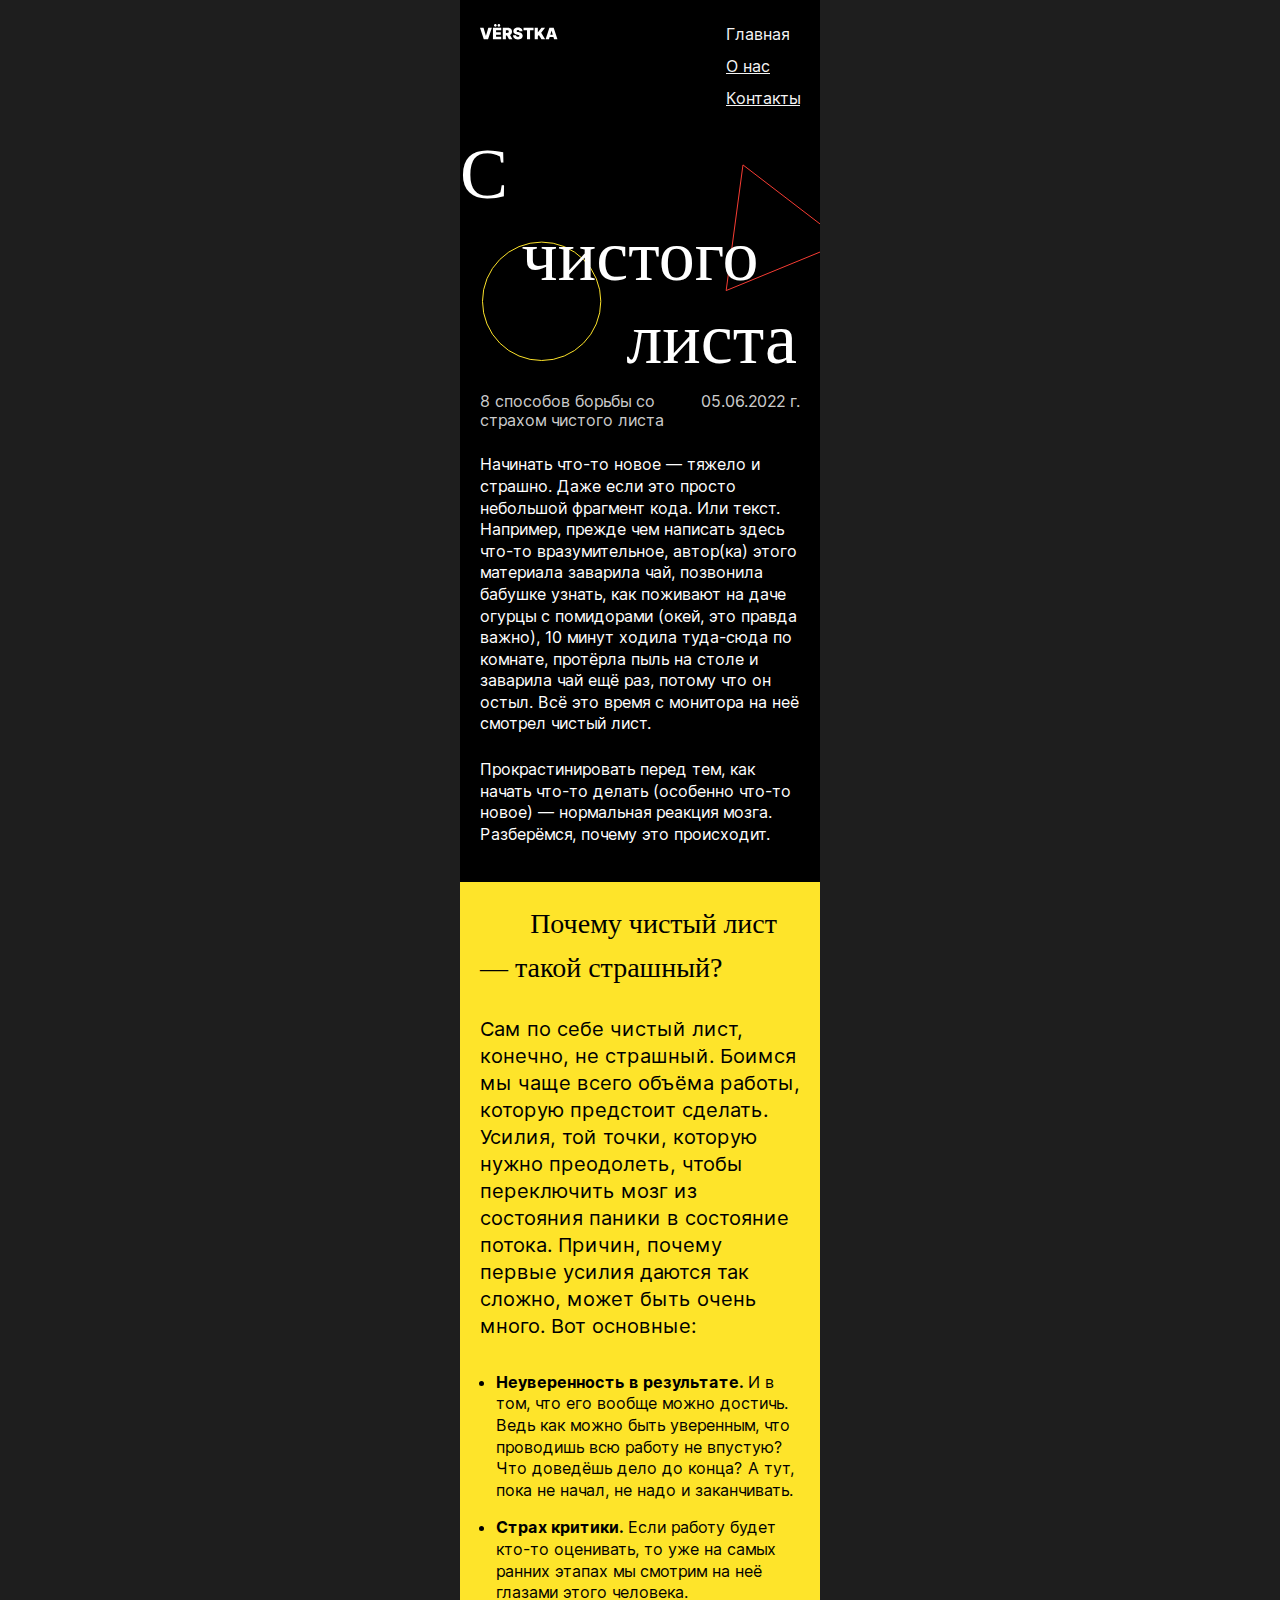
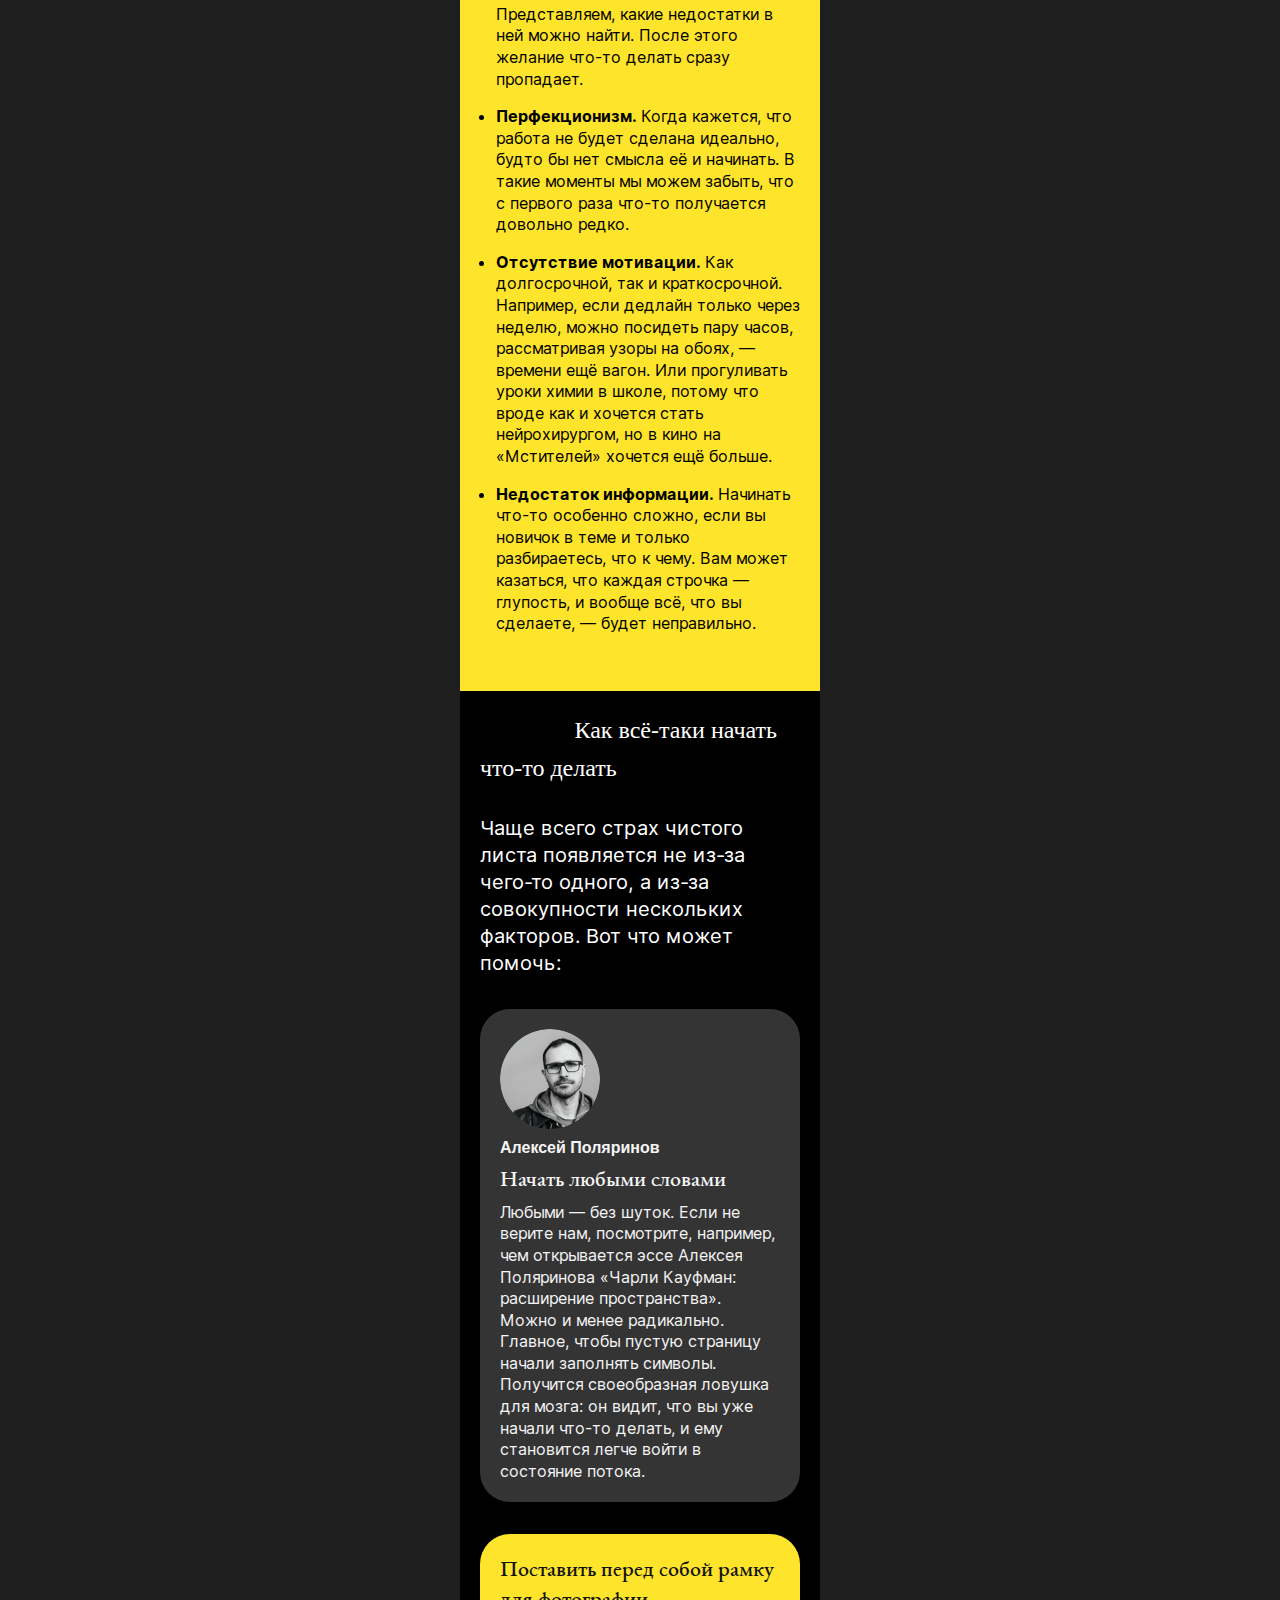
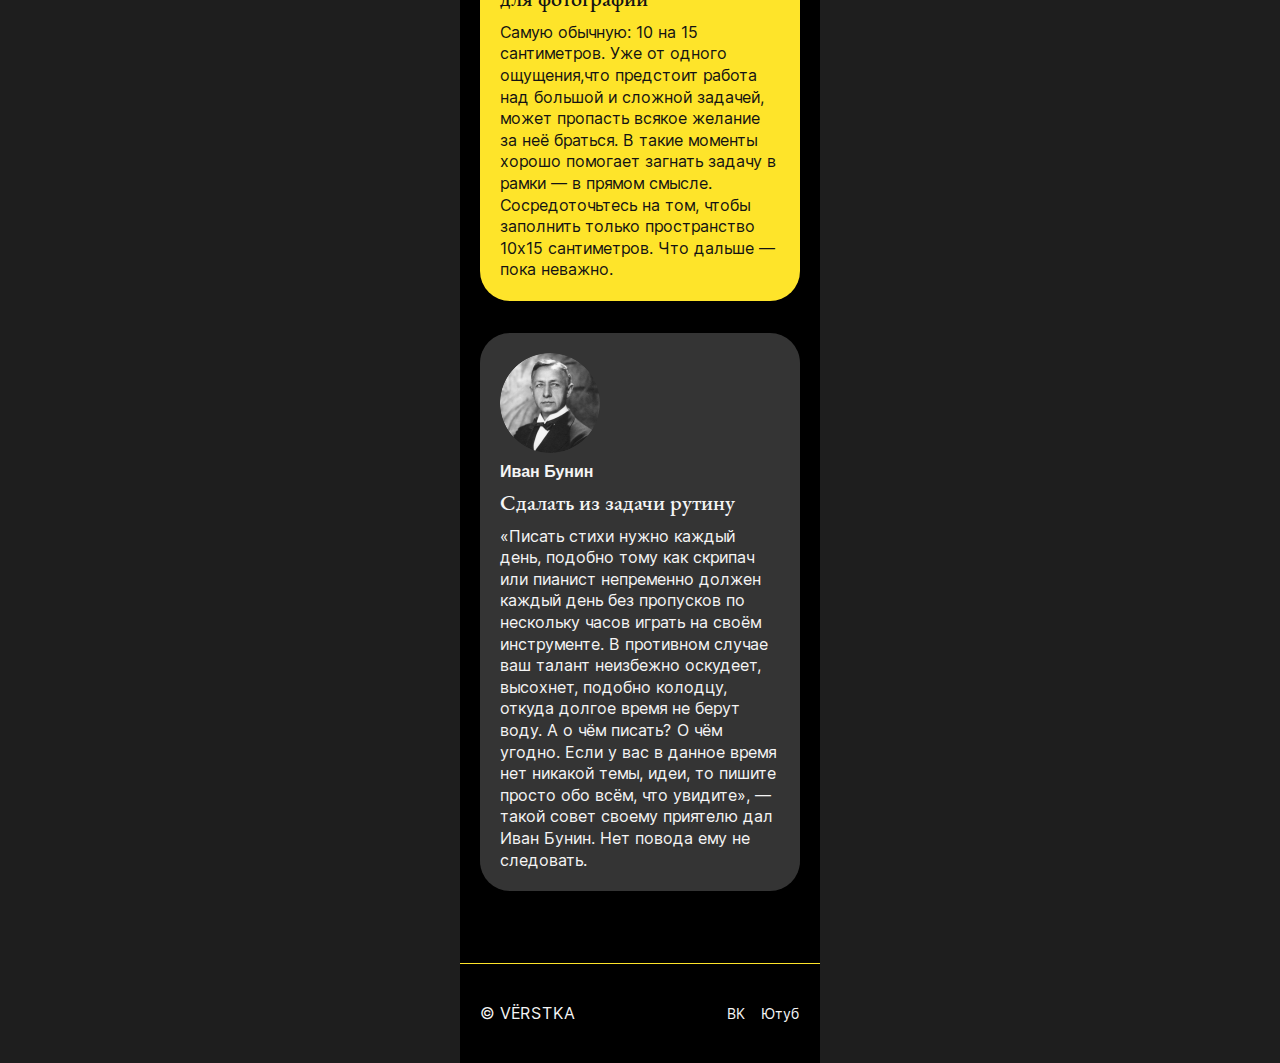
<file: index.html>
<!DOCTYPE html>
<html lang="ru">
  
  <head>
    <meta charset="UTF-8" />
    <meta name="viewport" content="width=device-width, initial-scale=1.0" />
    <title>С чистого листа</title>
    <link href="./styles/style.css" rel="stylesheet" />
    <link href="./fonts/fonts.css" rel="stylesheet" />
  </head>
  
<body>
  <header class="header content-section content-section_theme_dark">
    <a class="header__logo" href="#">
      <img class="header__logo-image" alt="Лого" src="./images/logo.svg" />
    </a>
    <nav class="header__menu">
      <ul class="header__menu-list">
        <li class="header__menu-item header__menu-item-active">
          <a class="header__menu-link">Главная</a>
        </li>
        <li class="header__menu-item">
          <a class="header__menu-link" href="#">О нас</a>
        </li>
        <li class="header__menu-item">
          <a class="header__menu-link" href="#">Контакты</a>
        </li>
      </ul>
    </nav>
  </header>
  
  <main class="content">
    <section class="cover content-section content-section_theme_dark">
      <h1 class="cover-title">
        <span class="accent-span">С</span>
        <span class="accent-span text-center">чистого</span>
        <span class="accent-span text-right">листа</span>
      </h1>
    </section>
    <section class="intro content-section content-section_theme_dark">
      <div class="intro__heading">
        <h2 class="intro__title">
          8 способов борьбы со страхом чистого листа
        </h2>
        <time class="intro__date" datetime="2022-06-05">05.06.2022 г.</time>
      </div>
      <div class="intro__main-text">
        <p>
          Начинать что-то новое — тяжело и страшно. Даже если это просто
          небольшой фрагмент кода. Или текст. Например, прежде чем написать
          здесь что-то вразумительное, автор(ка) этого материала заварила чай,
          позвонила бабушке узнать, как поживают на даче огурцы с помидорами
          (окей, это правда важно), 10 минут ходила туда-сюда по комнате,
          протёрла пыль на столе и заварила чай ещё раз, потому что он остыл.
          Всё это время с монитора на неё смотрел чистый лист.
        </p>
        <p>
          Прокрастинировать перед тем, как начать что-то делать (особенно
          что-то новое) — нормальная реакция мозга. Разберёмся, почему это
          происходит.
        </p>
      </div>
    </section>
    <section class="reasons content-section content-section_theme_bright">
      <h2 class="content-section__subtitle">
        <span class="accent-span text-right">Почему чистый лист</span>
        <span class="accent-span">— такой cтрашный?</span>
      </h2>
      <p class="content-section__introduction">
        Сам по себе чистый лист, конечно, не страшный. Боимся мы чаще всего
        объёма работы, которую предстоит сделать. Усилия, той точки, которую
        нужно преодолеть, чтобы переключить мозг из состояния паники в
        состояние потока. Причин, почему первые усилия даются так сложно,
        может быть очень много. Вот основные:
      </p>
      <ul class="content-section__list">
        <li class="content-section__list-item">
          <span class="content-section__list-accent">Неуверенность в результате.</span>
          И в том, что его вообще можно достичь. Ведь как можно быть
          уверенным, что проводишь всю работу не впустую? Что доведёшь дело до
          конца? А тут, пока не начал, не надо и заканчивать.
        </li>
        <li class="content-section__list-item">
          <span class="content-section__list-accent">Страх критики.</span>
          Если работу будет кто-то оценивать, то уже на самых ранних этапах мы
          смотрим на неё глазами этого человека. Представляем, какие
          недостатки в ней можно найти. После этого желание что-то делать
          сразу пропадает.
        </li>
        <li class="content-section__list-item">
          <span class="content-section__list-accent">Перфекционизм.</span>
          Когда кажется, что работа не будет сделана идеально, будто бы нет
          смысла её и начинать. В такие моменты мы можем забыть, что с первого
          раза что-то получается довольно редко.
        </li>
        <li class="content-section__list-item">
          <span class="content-section__list-accent">Отсутствие мотивации.</span>
          Как долгосрочной, так и краткосрочной. Например, если дедлайн только
          через неделю, можно посидеть пару часов, рассматривая узоры на
          обоях, — времени ещё вагон. Или прогуливать уроки химии в школе,
          потому что вроде как и хочется стать нейрохирургом, но в кино на
          «Мстителей» хочется ещё больше.
        </li>
        <li class="content-section__list-item">
          <span class="content-section__list-accent">Недостаток информации.</span>
          Начинать что-то особенно сложно, если вы новичок в теме и только
          разбираетесь, что к чему. Вам может казаться, что каждая строчка —
          глупость, и вообще всё, что вы сделаете, — будет неправильно.
        </li>
      </ul>
    </section>
    <section class="reasons content-section content-section_theme_dark">
      <h2 class="content-section__subtitle_dark">
        <span class="accent-span text-right">Как всё-таки начать</span>
        <span class="accent-span">что-то делать</span>
      </h2>
      <p class="content-section__introduction">
        Чаще всего страх чистого листа появляется не из-за чего-то одного, а
        из-за совокупности нескольких факторов. Вот что может помочь:
      </p>
      <ul class="cards-list">
        <li class="cards-list-item">
          <article class="card card_theme_dark">
            <div class="card__author">
              <img
                class="card__author-foto"
                src="./images/polyarinov.png"
                width="100"
                height="100"
                alt="Фотография Алексея Поляринова"
              />
              <p class="card__author-name">Алексей Поляринов</p>
            </div>
            <div class="card__content">
              <h3 class="card__title">Начать любыми словами</h3>
              <p class="card__text">
                Любыми — без шуток. Если не
                верите нам, посмотрите, например,
                чем открывается эссе
                Алексея Поляринова «Чарли
                Кауфман: расширение
                пространства». Можно и менее
                радикально. Главное, чтобы
                пустую страницу начали
                заполнять символы. Получится
                своеобразная ловушка для мозга:
                он видит, что вы уже начали что-то
                делать, и ему становится легче
                войти в состояние потока.
              </p>
            </div>
          </article>
        </li>
        <li class="cards-list-item">
          <article class="card card_theme_bright card_text-only">
            <div class="card__content">
              <h3 class="card__title">
                Поставить перед собой рамку для фотографии
              </h3>
              <p class="card__text">
                Самую обычную: 10 на 15
                сантиметров. Уже от одного
                ощущения,что предстоит работа
                над большой и сложной задачей,
                может пропасть всякое желание
                за неё браться. В такие моменты
                хорошо помогает загнать задачу в
                рамки — в прямом смысле.
                Сосредоточьтесь на том, чтобы
                заполнить только пространство
                10х15 сантиметров. Что дальше —
                пока неважно.
              </p>
            </div>
          </article>
        </li>
        <li class="cards-list-item">
          <article class="card card_theme_dark">
            <div class="card__author">
              <img
                class="card__author-foto"
                src="./images/bunin.png"
                width="100"
                height="100"
                alt="Фотография Ивана Бунина"
              />
              <p class="card__author-name">Иван Бунин</p>
            </div>
            <div class="card__content">
              <h3 class="card__title">Сдалать из задачи рутину</h3>
              <p class="card__text">
                <q
                  >Писать стихи нужно каждый день, подобно тому как скрипач
                  или пианист непременно должен каждый день без пропусков по
                  нескольку часов играть на своём инструменте. В противном
                  случае ваш талант неизбежно оскудеет, высохнет, подобно
                  колодцу, откуда долгое время не берут воду. А о чём писать?
                  О чём угодно. Если у вас в данное время нет никакой темы,
                  идеи, то пишите просто обо всём, что увидите</q
                >, — такой совет своему приятелю дал Иван Бунин. Нет повода
                ему не следовать.
              </p>
            </div>
          </article>
        </li>
      </ul>
    </section>
  </main>
  
  <footer class="content-section content-section_theme_dark footer">
    <p class="footer__copy">© VЁRSTKA</p>
    <nav>
      <ul class="footer__links">
        <li>
          <a class="footer__links-social-networks">ВК</a>
        </li>
        <li>
          <a class="footer__links-social-networks">Ютуб</a>
        </li>
      </ul>
    </nav>
  </footer>
  
</body>
</html>
</file>
<file: styles/style.css>
body {
  margin: 0;
  background: #1e1e1e;
  font-family: Inter, sans-serif;
  font-weight: 400;
}

h1,
h2,
h3,
h4,
h5,
h6,
p,
ul,
ol,
blockquote {
  margin: 0;
  padding: 0;
}

.content-section {
  box-sizing: border-box;
  width: 100%;
  max-width: 360px;
  min-height: 100px;
  margin: 0 auto;
}

.content-section_theme_dark {
  background-color: black;
  color: white;
}

.content-section_theme_bright {
  background-color: #fee42a;
  color: black;
}

.header {
  padding: 24px 20px;
  display: flex;
  justify-content: space-between;
  align-items: flex-start;
}

.header__logo {
  width: 78px;
}

.header__logo-image {
  width: 100%;
}

.header__menu-list {
  display: flex;
  flex-direction: column;
  gap: 12px;
  list-style: none;
}

.header__menu-link {
  color: #f5f5f5;
  font-size: 16px;
  line-height: 1.2;
}

.header__menu-link {
  text-decoration: underline;
}

.header__menu-item-active .header__menu-link {
  text-decoration: none;
}

.cover {
  background-image: url(../images/cover.svg);
  background-size: 94% auto;
  background-repeat: no-repeat;
  background-position: right;
  min-height: 198px;
}

.cover-title {
  font-family: "EB Garamond", serif;
  font-weight: 400;
  color: #fff;
  font-size: 72px;
}

.accent-span {
  display: block;
  font-weight: 500;
  font-family: "EB Garmond", serif;
  font-style: normal;
  line-height: 115%;
  text-align: start;
}

.text-center {
  text-align: center;
}

.text-right {
  text-align: right;
  padding-right: 23px;
  padding-bottom: 11px;
}

.intro {
  display: flex;
  flex-direction: column;
  padding-left: 20px;
  padding-right: 20px;
  padding-bottom: 37px;
  gap: 24px;
}

.intro__heading {
  display: flex;
}

.intro__title {
  color: var(--text-gray, #ccc);
  font-family: "Inter", sans-serif;
  font-size: 16px;
  font-style: normal;
  font-weight: 400;
  line-height: 120%;
}

.intro__date {
  white-space: nowrap;
  color: var(--text-gray, #ccc);
  font-family: "Inter", sans-serif;
  font-size: 16px;
  font-style: normal;
  font-weight: 400;
  line-height: 120%;
}

.intro__main-text {
  font-family: "Inter", sans-serif;
  font-size: 16px;
  font-style: normal;
  font-weight: 400;
  line-height: 21.6px;
  display: flex;
  flex-direction: column;
  align-items: flex-start;
  padding: 0px;
  gap: 24px;
}

.reasons {
  display: flex;
  flex-direction: column;
  padding: 26px 20px 40px 20px;
}

.content-section__subtitle {
  font-family: "EB Garamond", sans-serif;
  font-size: 28px;
  font-style: normal;
  font-weight: 500;
  line-height: 115%;
}

.content-section__introduction {
  padding-top: 32px;
  padding-bottom: 32px;
  font-family: "Inter", sans-serif;
  font-size: 20px;
  font-style: normal;
  font-weight: 400;
  line-height: 135%;
}

.content-section__list {
  padding-left: 16px;
}

.content-section__list-item {
  padding-bottom: 16px;
  font-family: "Inter", sans-serif;
  font-size: 16px;
  font-style: normal;
  font-weight: 400;
  line-height: 21.6px;
}

.content-section__list-accent {
  font-family: "Inter", sans-serif;
  font-size: 16px;
  font-style: normal;
  font-weight: 700;
  line-height: 21.6px;
}

.how-to {
  padding: 40px 20px 28px 20px;
  color: #f5f5f5;
}

.card-list {
  list-style-type: none;
}

.cards-list-item {
  list-style-type: none;
}

.card_theme_dark {
  background: var(--gray-bg, #343434);
  color: #f5f5f5;
}

.card_theme_bright {
  background: var(--yellow-bg, #fee42a);
  color: #131313;
}

.card {
  border-radius: 30px;
  padding: 20px;
  margin-bottom: 32px;
}

.card__author-foto {
  border-radius: 50%;
  width: 100px;
  height: 100px;
}

.card__author-name {
  padding-top: 7px;
  padding-bottom: 8px;
  text-align: left;
  color: #f5f5f5;
  font-family: "Interbold", sans-serif;
  font-size: 16px;
  font-style: normal;
  font-weight: 700;
  line-height: 100%;
}

.card__title {
  padding-bottom: 8px;
  font-family: "EB Garamond", sans;
  font-size: 22px;
  font-style: normal;
  font-weight: 500;
  line-height: 135%;
}

.card__text {
  font-family: "Inter", sans-serif;
  font-size: 16px;
  font-style: normal;
  font-weight: 400;
  line-height: 21.6px;
}

.footer {
  padding: 20px 20px;
  display: flex;
  border-top: 1px solid var(--yellow-bg, #fee42a);
  justify-content: space-between;
  align-items: center;
}

.footer__copy {
  display: flex;
  color: #f5f5f5;
  font-family: "Inter", sans-serif;
  font-size: 16px;
  font-style: normal;
  font-weight: 400;
  line-height: 135%;
}

.footer__links {
  display: flex;
  list-style: none;
  column-gap: 16px;
  color: #f5f5f5;
  font-family: "Inter", sans-serif;
  font-size: 14px;
  font-style: normal;
  font-weight: 400;
  line-height: 125%;
}

.footer__links-social-networks {
  text-decoration: none;
  color: #f5f5f5;
  font-family: "Inter", sans-serif;
  font-size: 14px;
  font-style: normal;
  font-weight: 400;
  line-height: 125%;
}
</file>
<file: fonts/fonts.css>
@font-face {
  font-family: "EB Garamond";
    src: local('EB Garamond'),
         url(./ebgamondregular.woff2) format('woff2'),
         url(./ebgaramondregular.woff) format('woff'),
         url(./ebgaramondregular.ttf) format ('truetype');
  font-weight: 400;
  font-display: swap;
}

@font-face {
  font-family: "EB Garamond";
    src: local('EB Garamond Medium'),
         url(./ebgaramondmedium.woff2) format('woff2'),
         url(./ebgaramondmedium.woff) format('woff'),
         url(./ebgaramondmedium.ttf) format ('truetype');
    font-weight: 500;
  font-display: swap;
}

@font-face {
  font-family: "Inter";
    src: local('Inter'),
        url(./interregular.woff2) format('woff2'),
        url(./interregular.woff) format('woff'),
        url(./interregular.ttf) format ('truetype');
  font-weight: 400;
  font-display: swap;
}

@font-face {
  font-family: "Inter";
    src: local('Inter'),
         url(./interbold.woff2) format('woff2'),
         url(./interbold.woff) format('woff'),
         url(./interbold.ttf) format ('truetype');
  font-weight: 700;
  font-display: swap;
}
</file>
